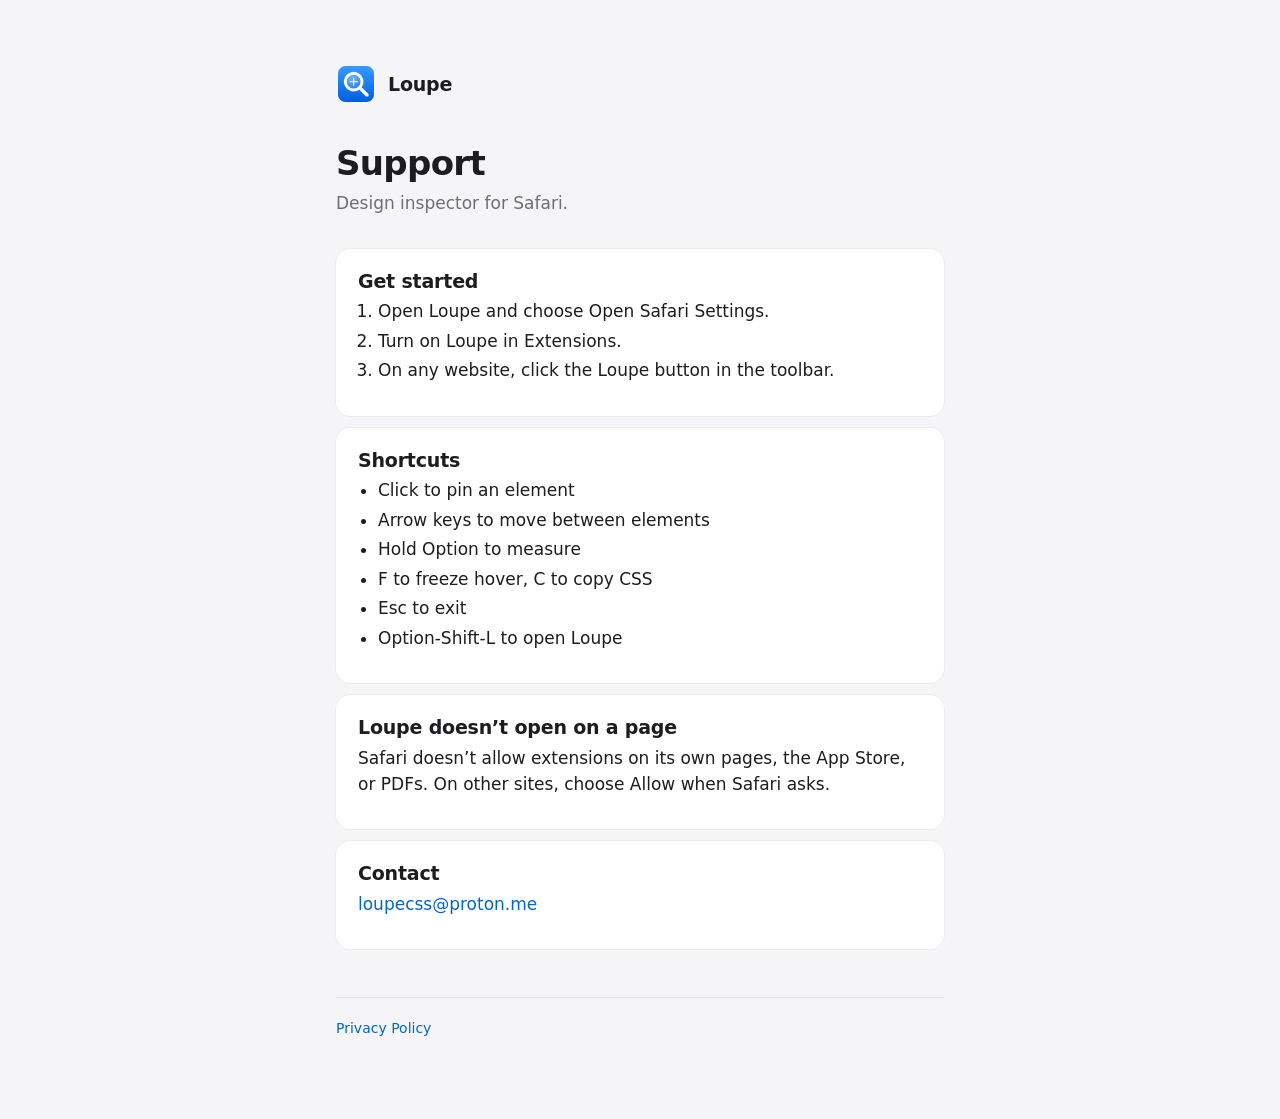
<file: index.html>
<!doctype html>
<html lang="en">
<head>
  <meta charset="utf-8">
  <meta name="viewport" content="width=device-width, initial-scale=1">
  <title>Loupe Support</title>
  <meta name="description" content="Help and contact for Loupe, the design inspector for Safari.">
  <link rel="icon" href="icon.png">
  <link rel="stylesheet" href="style.css">
</head>
<body>
  <main>
    <a class="brand" href="./"><img src="icon.png" alt=""><span>Loupe</span></a>
    <h1>Support</h1>
    <p class="lede">Design inspector for Safari.</p>

    <section class="card">
      <h2>Get started</h2>
      <ol>
        <li>Open Loupe and choose Open Safari Settings.</li>
        <li>Turn on Loupe in Extensions.</li>
        <li>On any website, click the Loupe button in the toolbar.</li>
      </ol>
    </section>

    <section class="card">
      <h2>Shortcuts</h2>
      <ul>
        <li>Click to pin an element</li>
        <li>Arrow keys to move between elements</li>
        <li>Hold Option to measure</li>
        <li>F to freeze hover, C to copy CSS</li>
        <li>Esc to exit</li>
        <li>Option-Shift-L to open Loupe</li>
      </ul>
    </section>

    <section class="card">
      <h2>Loupe doesn’t open on a page</h2>
      <p>Safari doesn’t allow extensions on its own pages, the App Store, or PDFs. On other sites, choose Allow when Safari asks.</p>
    </section>

    <section class="card">
      <h2>Contact</h2>
      <p><a href="mailto:loupecss@proton.me">loupecss@proton.me</a></p>
    </section>

    <footer>
      <a href="privacy.html">Privacy Policy</a>
    </footer>
  </main>
</body>
</html>
</file>
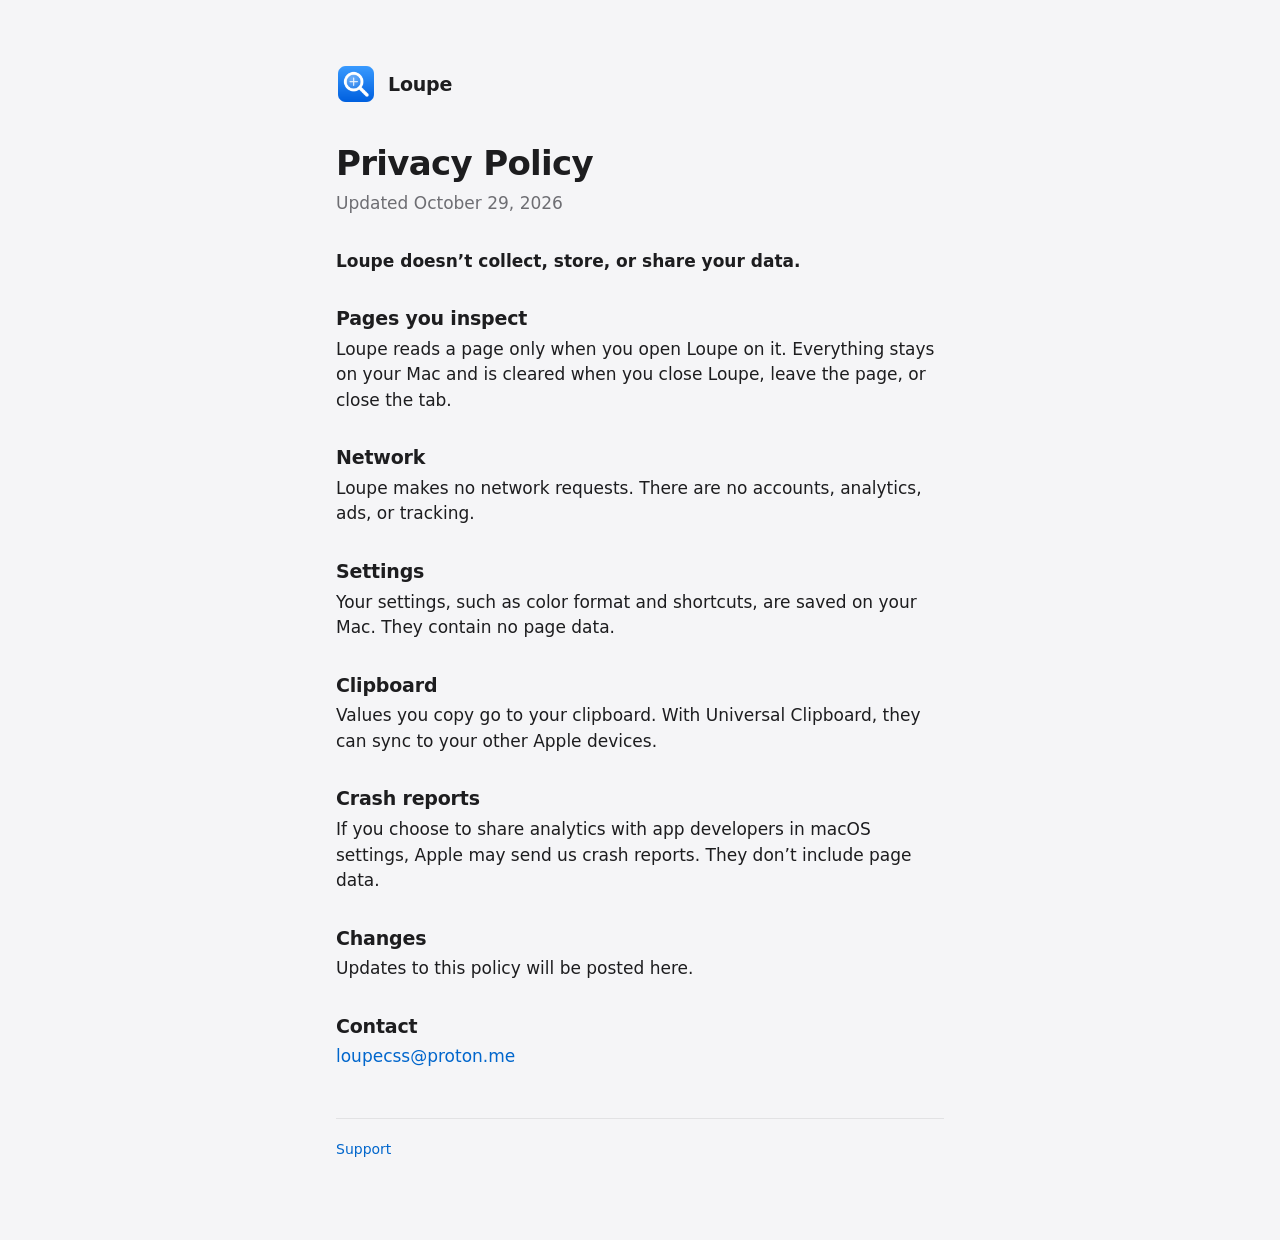
<file: privacy.html>
<!doctype html>
<html lang="en">
<head>
  <meta charset="utf-8">
  <meta name="viewport" content="width=device-width, initial-scale=1">
  <title>Loupe Privacy Policy</title>
  <meta name="description" content="Loupe doesn’t collect, store, or share your data.">
  <link rel="icon" href="icon.png">
  <link rel="stylesheet" href="style.css">
</head>
<body>
  <main>
    <a class="brand" href="./"><img src="icon.png" alt=""><span>Loupe</span></a>
    <h1>Privacy Policy</h1>
    <p class="lede">Updated October 29, 2026</p>

    <p><b>Loupe doesn’t collect, store, or share your data.</b></p>

    <h2>Pages you inspect</h2>
    <p>Loupe reads a page only when you open Loupe on it. Everything stays on your Mac and is cleared when you close Loupe, leave the page, or close the tab.</p>

    <h2>Network</h2>
    <p>Loupe makes no network requests. There are no accounts, analytics, ads, or tracking.</p>

    <h2>Settings</h2>
    <p>Your settings, such as color format and shortcuts, are saved on your Mac. They contain no page data.</p>

    <h2>Clipboard</h2>
    <p>Values you copy go to your clipboard. With Universal Clipboard, they can sync to your other Apple devices.</p>

    <h2>Crash reports</h2>
    <p>If you choose to share analytics with app developers in macOS settings, Apple may send us crash reports. They don’t include page data.</p>

    <h2>Changes</h2>
    <p>Updates to this policy will be posted here.</p>

    <h2>Contact</h2>
    <p><a href="mailto:loupecss@proton.me">loupecss@proton.me</a></p>

    <footer>
      <a href="./">Support</a>
    </footer>
  </main>
</body>
</html>
</file>
<file: style.css>
:root {
  --bg: #f5f5f7; --card: #ffffff; --ink: #1d1d1f; --ink-2: #6e6e73; --line: rgba(0,0,0,0.08); --accent: #0066cc;
  color-scheme: light dark;
}
@media (prefers-color-scheme: dark) {
  :root { --bg: #1c1c1e; --card: #2c2c2e; --ink: #f5f5f7; --ink-2: #98989d; --line: rgba(255,255,255,0.1); --accent: #2997ff; }
}
* { box-sizing: border-box; }
html { -webkit-text-size-adjust: 100%; }
body {
  margin: 0; background: var(--bg); color: var(--ink);
  font: 17px/1.5 -apple-system, BlinkMacSystemFont, "SF Pro Text", "Helvetica Neue", system-ui, sans-serif;
  -webkit-font-smoothing: antialiased;
}
main { max-width: 640px; margin: 0 auto; padding: 64px 16px 80px; }
.brand { display: flex; align-items: center; gap: 12px; margin-bottom: 40px; text-decoration: none; color: inherit; }
.brand img { width: 40px; height: 40px; border-radius: 9px; }
.brand span { font-weight: 600; font-size: 19px; letter-spacing: -0.01em; }
h1 { font-size: 34px; line-height: 1.15; letter-spacing: -0.02em; margin: 0 0 8px; }
.lede { color: var(--ink-2); margin: 0 0 32px; }
h2 { font-size: 19px; line-height: 1.3; letter-spacing: -0.01em; margin: 32px 0 6px; }
p, ul, ol { margin: 0 0 12px; }
ul, ol { padding-left: 20px; }
li + li { margin-top: 4px; }
a { color: var(--accent); text-decoration: none; }
a:hover { text-decoration: underline; }
.card { background: var(--card); border-radius: 14px; padding: 20px 22px; box-shadow: 0 0 0 0.5px var(--line); }
.card + .card { margin-top: 12px; }
.card h2 { margin-top: 0; }
footer { margin-top: 48px; padding-top: 20px; border-top: 0.5px solid var(--line); color: var(--ink-2); font-size: 14px; display: flex; gap: 20px; flex-wrap: wrap; }
</file>
